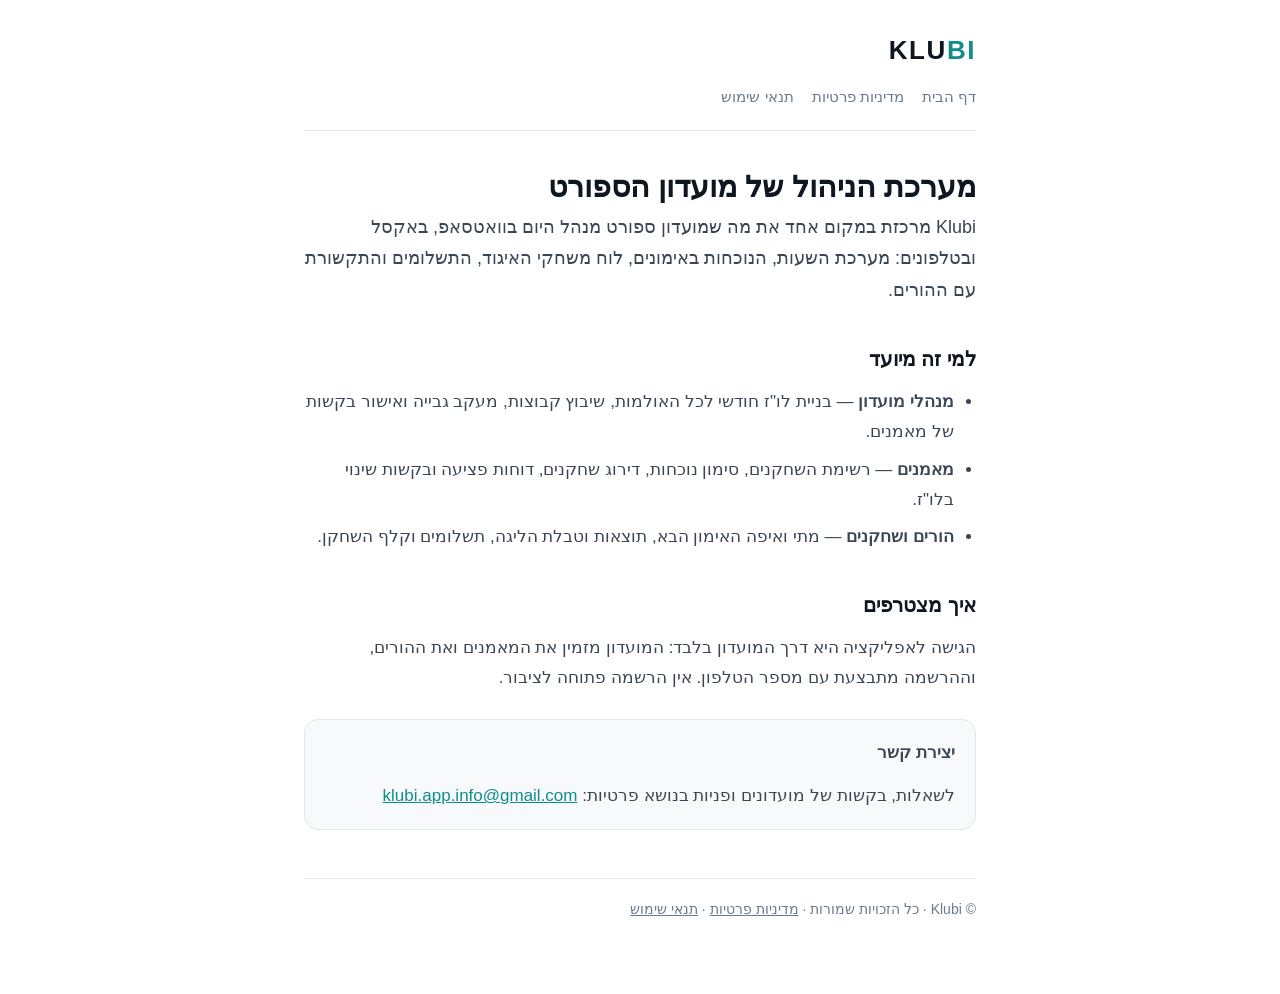
<file: index.html>
<!doctype html>
<html lang="he" dir="rtl">
<head>
<meta charset="utf-8">
<meta name="viewport" content="width=device-width, initial-scale=1">
<title>Klubi</title>
<meta name="description" content="Klubi — אפליקציית ניהול למועדוני ספורט: מערכת שעות, נוכחות, תשלומים ותקשורת עם ההורים.">
<link rel="stylesheet" href="style.css">
</head>
<body>
<div class="wrap">
  <header class="site">
    <a class="brand" href="./">KLU<span>BI</span></a>
    <nav class="site">
      <a href="./">דף הבית</a>
      <a href="privacy.html">מדיניות פרטיות</a>
      <a href="terms.html">תנאי שימוש</a>
    </nav>
  </header>

  <h1>מערכת הניהול של מועדון הספורט</h1>
  <p class="lead">Klubi מרכזת במקום אחד את מה שמועדון ספורט מנהל היום בוואטסאפ, באקסל ובטלפונים: מערכת השעות, הנוכחות באימונים, לוח משחקי האיגוד, התשלומים והתקשורת עם ההורים.</p>

  <h2>למי זה מיועד</h2>
  <ul>
    <li><strong>מנהלי מועדון</strong> — בניית לו"ז חודשי לכל האולמות, שיבוץ קבוצות, מעקב גבייה ואישור בקשות של מאמנים.</li>
    <li><strong>מאמנים</strong> — רשימת השחקנים, סימון נוכחות, דירוג שחקנים, דוחות פציעה ובקשות שינוי בלו"ז.</li>
    <li><strong>הורים ושחקנים</strong> — מתי ואיפה האימון הבא, תוצאות וטבלת הליגה, תשלומים וקלף השחקן.</li>
  </ul>

  <h2>איך מצטרפים</h2>
  <p>הגישה לאפליקציה היא דרך המועדון בלבד: המועדון מזמין את המאמנים ואת ההורים, וההרשמה מתבצעת עם מספר הטלפון. אין הרשמה פתוחה לציבור.</p>

  <div class="card">
    <p><strong>יצירת קשר</strong></p>
    <p>לשאלות, בקשות של מועדונים ופניות בנושא פרטיות: <a href="mailto:klubi.app.info@gmail.com">klubi.app.info@gmail.com</a></p>
  </div>

  <footer class="site">
    © Klubi · כל הזכויות שמורות ·
    <a href="privacy.html">מדיניות פרטיות</a> ·
    <a href="terms.html">תנאי שימוש</a>
  </footer>
</div>
</body>
</html>
</file>
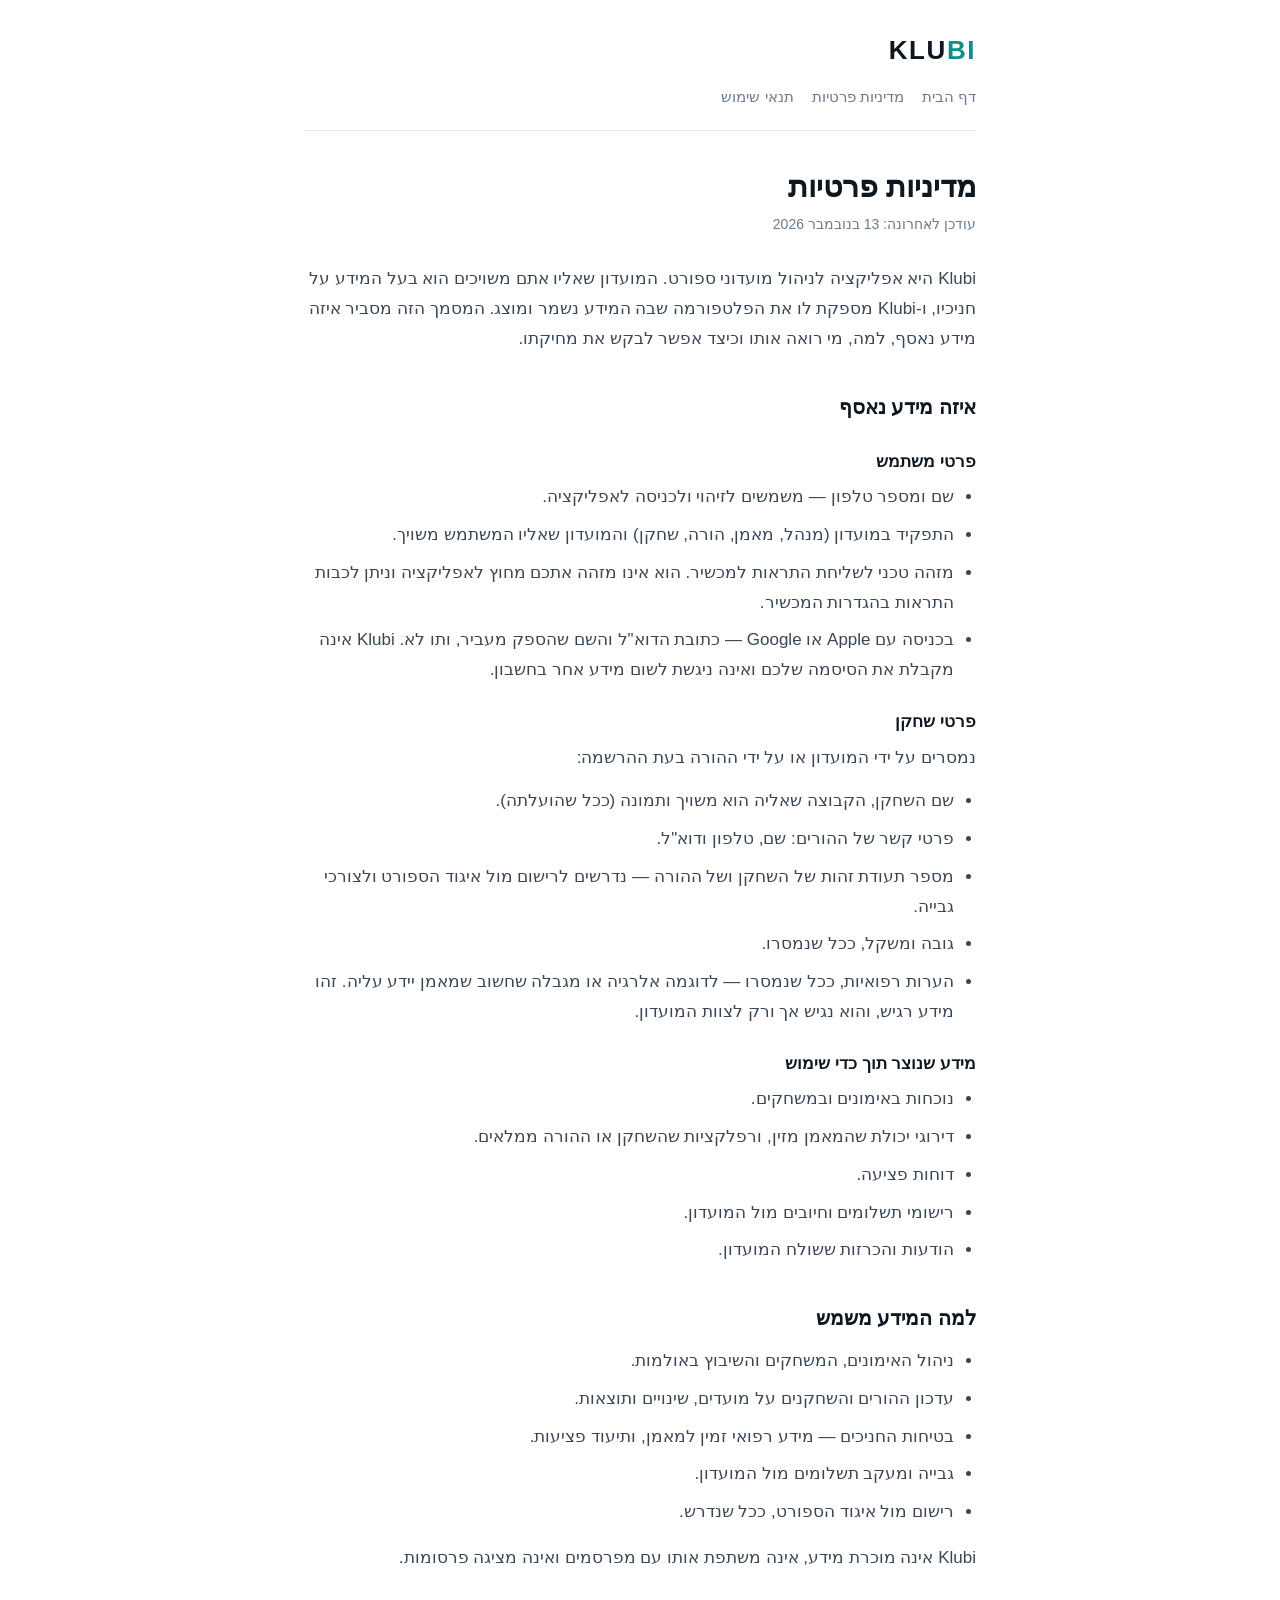
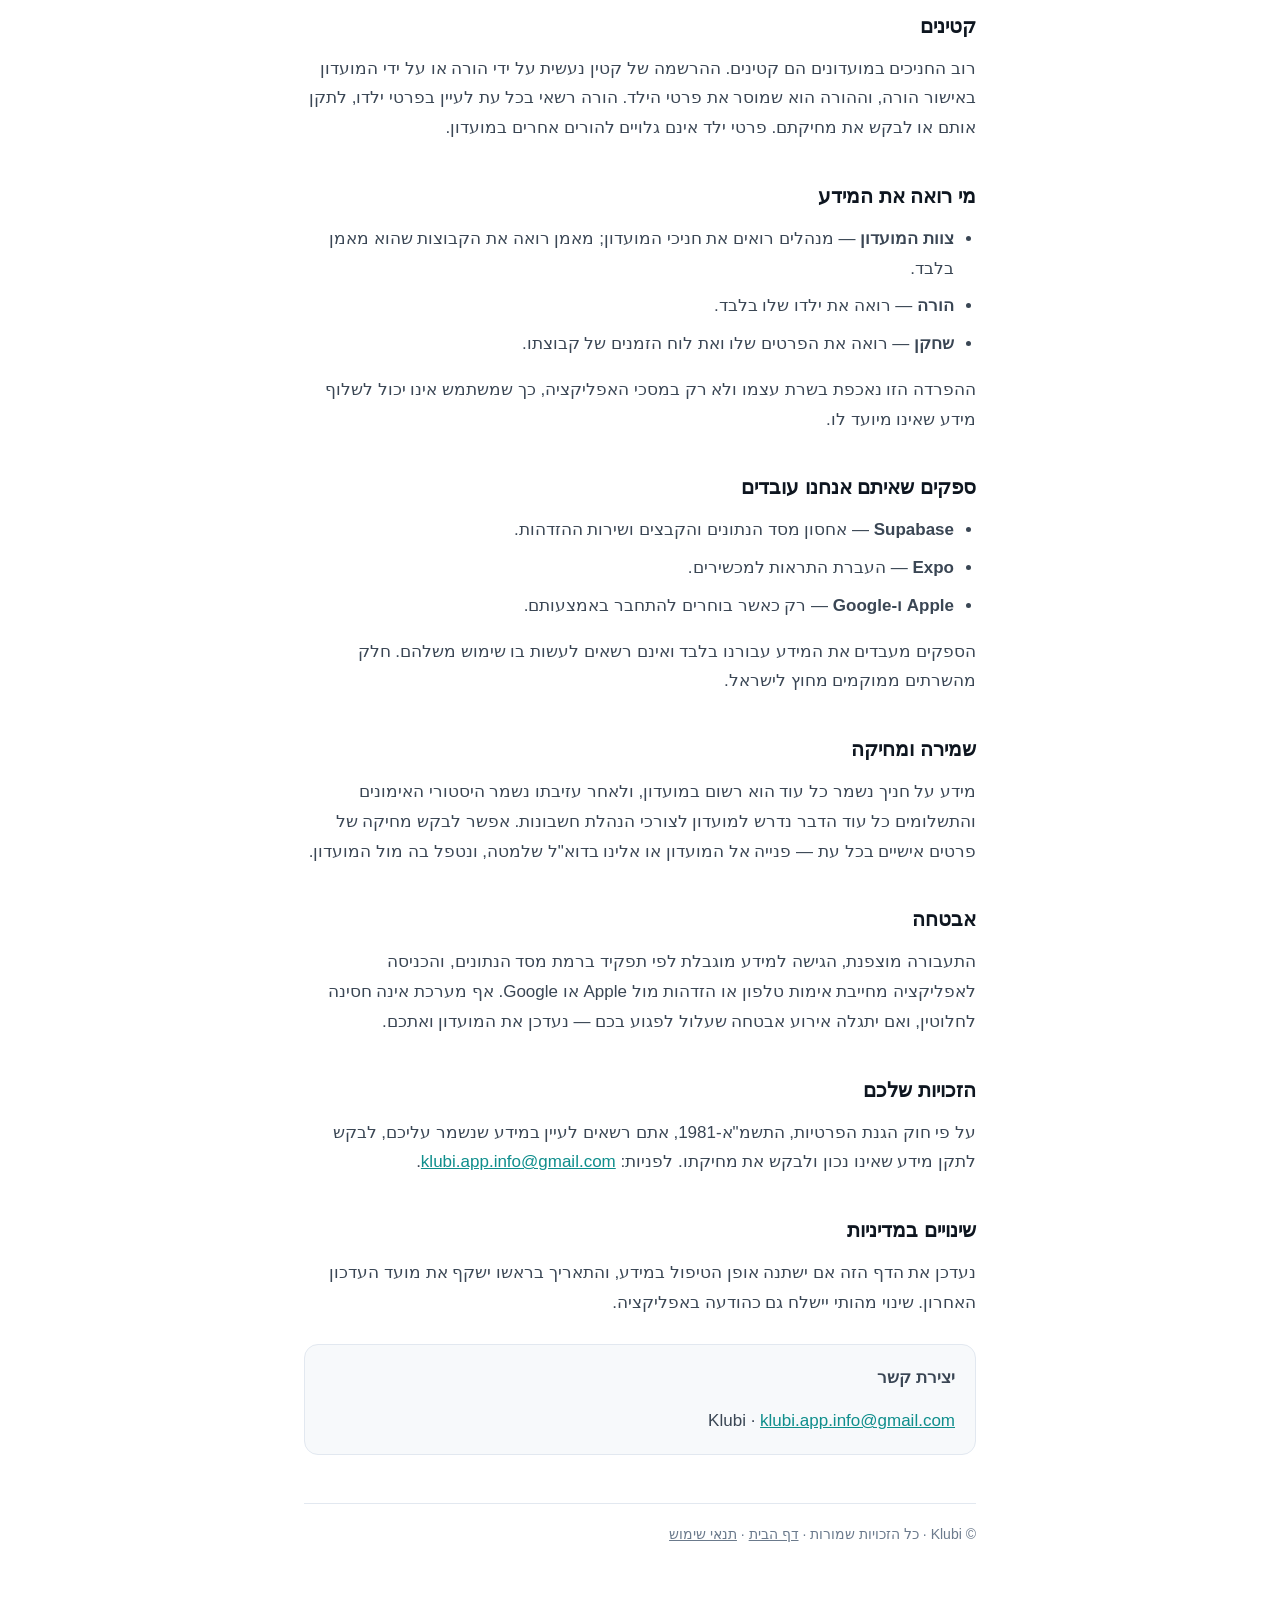
<file: privacy.html>
<!doctype html>
<html lang="he" dir="rtl">
<head>
<meta charset="utf-8">
<meta name="viewport" content="width=device-width, initial-scale=1">
<title>מדיניות פרטיות — Klubi</title>
<meta name="description" content="איזה מידע Klubi אוספת, למה היא משתמשת בו, מי רואה אותו וכיצד מבקשים מחיקה.">
<link rel="stylesheet" href="style.css">
</head>
<body>
<div class="wrap">
  <header class="site">
    <a class="brand" href="./">KLU<span>BI</span></a>
    <nav class="site">
      <a href="./">דף הבית</a>
      <a href="privacy.html">מדיניות פרטיות</a>
      <a href="terms.html">תנאי שימוש</a>
    </nav>
  </header>

  <h1>מדיניות פרטיות</h1>
  <p class="updated">עודכן לאחרונה: 13 בנובמבר 2026</p>

  <p>Klubi היא אפליקציה לניהול מועדוני ספורט. המועדון שאליו אתם משויכים הוא בעל המידע על חניכיו, ו‑Klubi מספקת לו את הפלטפורמה שבה המידע נשמר ומוצג. המסמך הזה מסביר איזה מידע נאסף, למה, מי רואה אותו וכיצד אפשר לבקש את מחיקתו.</p>

  <h2>איזה מידע נאסף</h2>

  <h3>פרטי משתמש</h3>
  <ul>
    <li>שם ומספר טלפון — משמשים לזיהוי ולכניסה לאפליקציה.</li>
    <li>התפקיד במועדון (מנהל, מאמן, הורה, שחקן) והמועדון שאליו המשתמש משויך.</li>
    <li>מזהה טכני לשליחת התראות למכשיר. הוא אינו מזהה אתכם מחוץ לאפליקציה וניתן לכבות התראות בהגדרות המכשיר.</li>
    <li>בכניסה עם Apple או Google — כתובת הדוא"ל והשם שהספק מעביר, ותו לא. Klubi אינה מקבלת את הסיסמה שלכם ואינה ניגשת לשום מידע אחר בחשבון.</li>
  </ul>

  <h3>פרטי שחקן</h3>
  <p>נמסרים על ידי המועדון או על ידי ההורה בעת ההרשמה:</p>
  <ul>
    <li>שם השחקן, הקבוצה שאליה הוא משויך ותמונה (ככל שהועלתה).</li>
    <li>פרטי קשר של ההורים: שם, טלפון ודוא"ל.</li>
    <li>מספר תעודת זהות של השחקן ושל ההורה — נדרשים לרישום מול איגוד הספורט ולצורכי גבייה.</li>
    <li>גובה ומשקל, ככל שנמסרו.</li>
    <li>הערות רפואיות, ככל שנמסרו — לדוגמה אלרגיה או מגבלה שחשוב שמאמן יידע עליה. זהו מידע רגיש, והוא נגיש אך ורק לצוות המועדון.</li>
  </ul>

  <h3>מידע שנוצר תוך כדי שימוש</h3>
  <ul>
    <li>נוכחות באימונים ובמשחקים.</li>
    <li>דירוגי יכולת שהמאמן מזין, ורפלקציות שהשחקן או ההורה ממלאים.</li>
    <li>דוחות פציעה.</li>
    <li>רישומי תשלומים וחיובים מול המועדון.</li>
    <li>הודעות והכרזות ששולח המועדון.</li>
  </ul>

  <h2>למה המידע משמש</h2>
  <ul>
    <li>ניהול האימונים, המשחקים והשיבוץ באולמות.</li>
    <li>עדכון ההורים והשחקנים על מועדים, שינויים ותוצאות.</li>
    <li>בטיחות החניכים — מידע רפואי זמין למאמן, ותיעוד פציעות.</li>
    <li>גבייה ומעקב תשלומים מול המועדון.</li>
    <li>רישום מול איגוד הספורט, ככל שנדרש.</li>
  </ul>
  <p>Klubi אינה מוכרת מידע, אינה משתפת אותו עם מפרסמים ואינה מציגה פרסומות.</p>

  <h2>קטינים</h2>
  <p>רוב החניכים במועדונים הם קטינים. ההרשמה של קטין נעשית על ידי הורה או על ידי המועדון באישור הורה, וההורה הוא שמוסר את פרטי הילד. הורה רשאי בכל עת לעיין בפרטי ילדו, לתקן אותם או לבקש את מחיקתם. פרטי ילד אינם גלויים להורים אחרים במועדון.</p>

  <h2>מי רואה את המידע</h2>
  <ul>
    <li><strong>צוות המועדון</strong> — מנהלים רואים את חניכי המועדון; מאמן רואה את הקבוצות שהוא מאמן בלבד.</li>
    <li><strong>הורה</strong> — רואה את ילדו שלו בלבד.</li>
    <li><strong>שחקן</strong> — רואה את הפרטים שלו ואת לוח הזמנים של קבוצתו.</li>
  </ul>
  <p>ההפרדה הזו נאכפת בשרת עצמו ולא רק במסכי האפליקציה, כך שמשתמש אינו יכול לשלוף מידע שאינו מיועד לו.</p>

  <h2>ספקים שאיתם אנחנו עובדים</h2>
  <ul>
    <li><strong>Supabase</strong> — אחסון מסד הנתונים והקבצים ושירות ההזדהות.</li>
    <li><strong>Expo</strong> — העברת התראות למכשירים.</li>
    <li><strong>Apple ו‑Google</strong> — רק כאשר בוחרים להתחבר באמצעותם.</li>
  </ul>
  <p>הספקים מעבדים את המידע עבורנו בלבד ואינם רשאים לעשות בו שימוש משלהם. חלק מהשרתים ממוקמים מחוץ לישראל.</p>

  <h2>שמירה ומחיקה</h2>
  <p>מידע על חניך נשמר כל עוד הוא רשום במועדון, ולאחר עזיבתו נשמר היסטורי האימונים והתשלומים כל עוד הדבר נדרש למועדון לצורכי הנהלת חשבונות. אפשר לבקש מחיקה של פרטים אישיים בכל עת — פנייה אל המועדון או אלינו בדוא"ל שלמטה, ונטפל בה מול המועדון.</p>

  <h2>אבטחה</h2>
  <p>התעבורה מוצפנת, הגישה למידע מוגבלת לפי תפקיד ברמת מסד הנתונים, והכניסה לאפליקציה מחייבת אימות טלפון או הזדהות מול Apple או Google. אף מערכת אינה חסינה לחלוטין, ואם יתגלה אירוע אבטחה שעלול לפגוע בכם — נעדכן את המועדון ואתכם.</p>

  <h2>הזכויות שלכם</h2>
  <p>על פי חוק הגנת הפרטיות, התשמ"א‑1981, אתם רשאים לעיין במידע שנשמר עליכם, לבקש לתקן מידע שאינו נכון ולבקש את מחיקתו. לפניות: <a href="mailto:klubi.app.info@gmail.com">klubi.app.info@gmail.com</a>.</p>

  <h2>שינויים במדיניות</h2>
  <p>נעדכן את הדף הזה אם ישתנה אופן הטיפול במידע, והתאריך בראשו ישקף את מועד העדכון האחרון. שינוי מהותי יישלח גם כהודעה באפליקציה.</p>

  <div class="card">
    <p><strong>יצירת קשר</strong></p>
    <p>Klubi · <a href="mailto:klubi.app.info@gmail.com">klubi.app.info@gmail.com</a></p>
  </div>

  <footer class="site">
    © Klubi · כל הזכויות שמורות ·
    <a href="./">דף הבית</a> ·
    <a href="terms.html">תנאי שימוש</a>
  </footer>
</div>
</body>
</html>
</file>
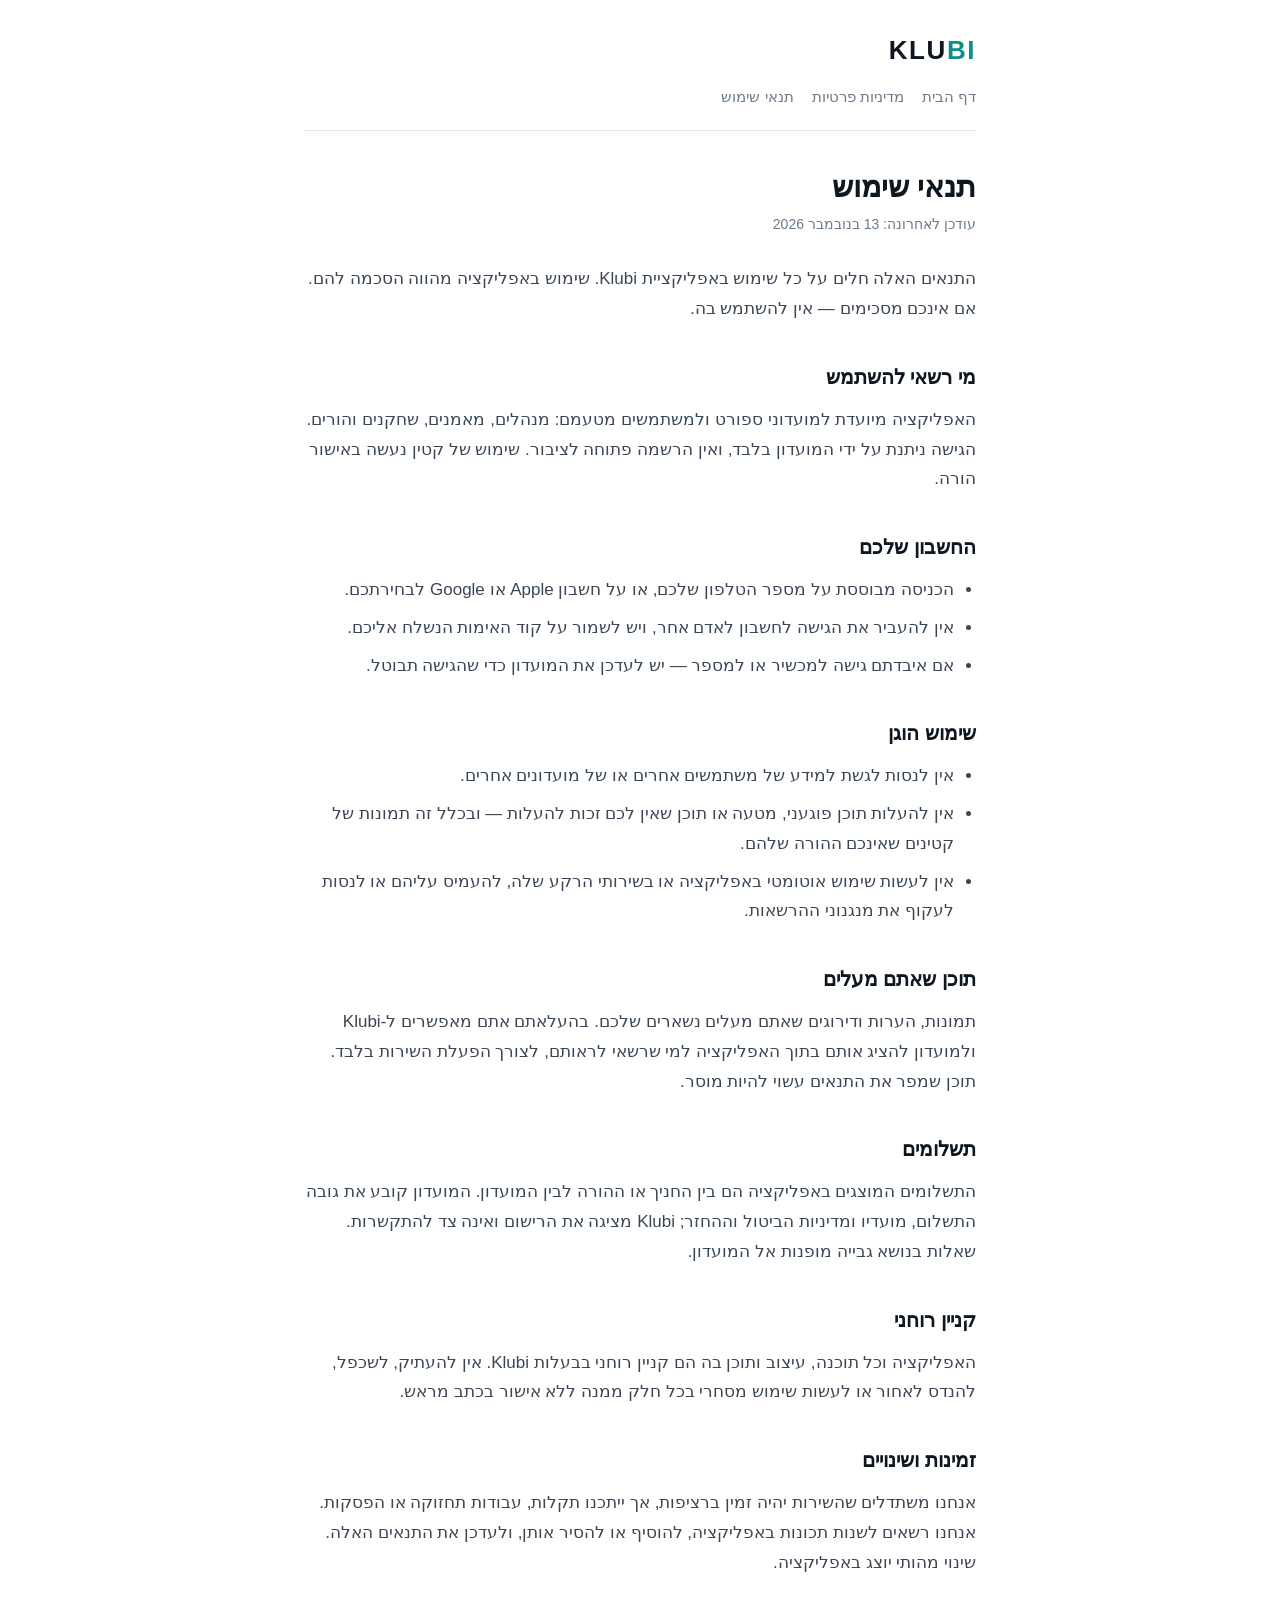
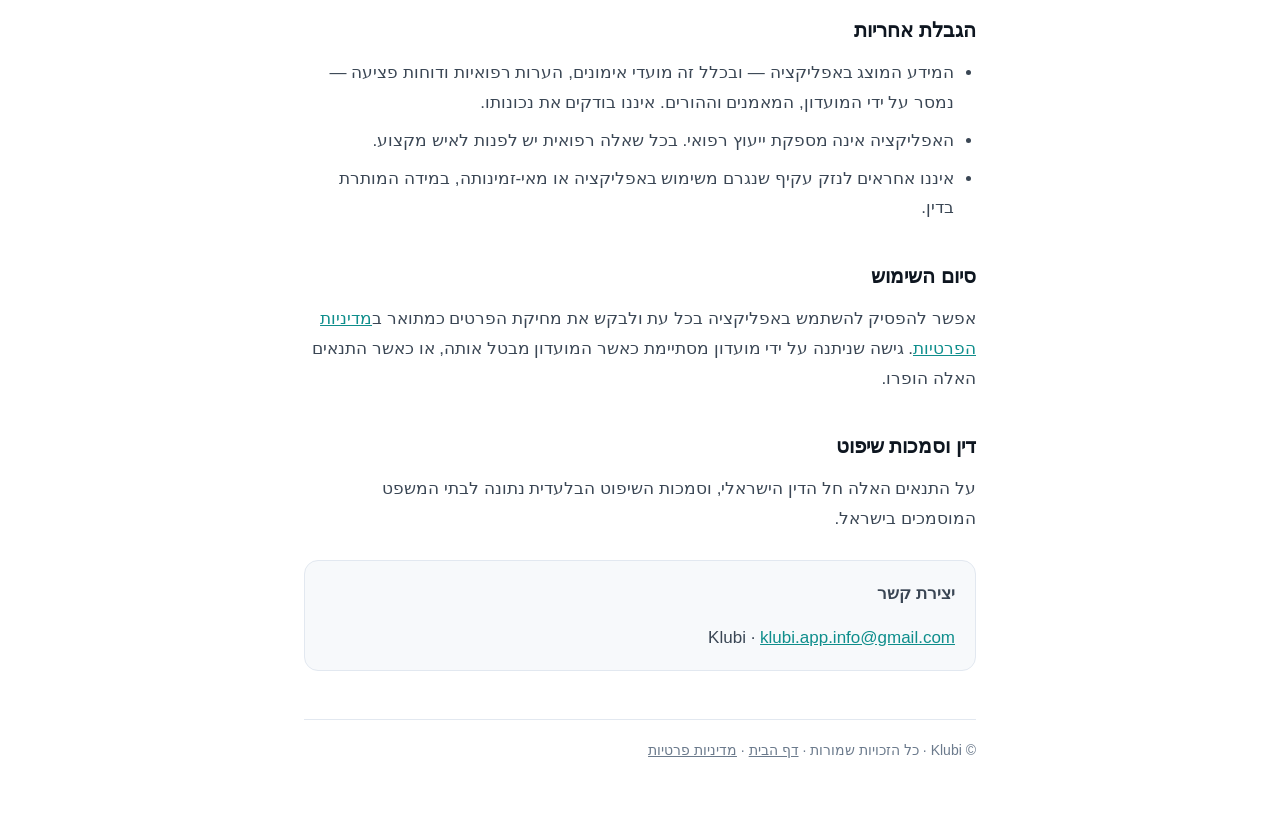
<file: terms.html>
<!doctype html>
<html lang="he" dir="rtl">
<head>
<meta charset="utf-8">
<meta name="viewport" content="width=device-width, initial-scale=1">
<title>תנאי שימוש — Klubi</title>
<meta name="description" content="התנאים לשימוש באפליקציית Klubi: מי רשאי להשתמש, אחריות המועדון והמשתמש, קניין רוחני ותשלומים.">
<link rel="stylesheet" href="style.css">
</head>
<body>
<div class="wrap">
  <header class="site">
    <a class="brand" href="./">KLU<span>BI</span></a>
    <nav class="site">
      <a href="./">דף הבית</a>
      <a href="privacy.html">מדיניות פרטיות</a>
      <a href="terms.html">תנאי שימוש</a>
    </nav>
  </header>

  <h1>תנאי שימוש</h1>
  <p class="updated">עודכן לאחרונה: 13 בנובמבר 2026</p>

  <p>התנאים האלה חלים על כל שימוש באפליקציית Klubi. שימוש באפליקציה מהווה הסכמה להם. אם אינכם מסכימים — אין להשתמש בה.</p>

  <h2>מי רשאי להשתמש</h2>
  <p>האפליקציה מיועדת למועדוני ספורט ולמשתמשים מטעמם: מנהלים, מאמנים, שחקנים והורים. הגישה ניתנת על ידי המועדון בלבד, ואין הרשמה פתוחה לציבור. שימוש של קטין נעשה באישור הורה.</p>

  <h2>החשבון שלכם</h2>
  <ul>
    <li>הכניסה מבוססת על מספר הטלפון שלכם, או על חשבון Apple או Google לבחירתכם.</li>
    <li>אין להעביר את הגישה לחשבון לאדם אחר, ויש לשמור על קוד האימות הנשלח אליכם.</li>
    <li>אם איבדתם גישה למכשיר או למספר — יש לעדכן את המועדון כדי שהגישה תבוטל.</li>
  </ul>

  <h2>שימוש הוגן</h2>
  <ul>
    <li>אין לנסות לגשת למידע של משתמשים אחרים או של מועדונים אחרים.</li>
    <li>אין להעלות תוכן פוגעני, מטעה או תוכן שאין לכם זכות להעלות — ובכלל זה תמונות של קטינים שאינכם ההורה שלהם.</li>
    <li>אין לעשות שימוש אוטומטי באפליקציה או בשירותי הרקע שלה, להעמיס עליהם או לנסות לעקוף את מנגנוני ההרשאות.</li>
  </ul>

  <h2>תוכן שאתם מעלים</h2>
  <p>תמונות, הערות ודירוגים שאתם מעלים נשארים שלכם. בהעלאתם אתם מאפשרים ל‑Klubi ולמועדון להציג אותם בתוך האפליקציה למי שרשאי לראותם, לצורך הפעלת השירות בלבד. תוכן שמפר את התנאים עשוי להיות מוסר.</p>

  <h2>תשלומים</h2>
  <p>התשלומים המוצגים באפליקציה הם בין החניך או ההורה לבין המועדון. המועדון קובע את גובה התשלום, מועדיו ומדיניות הביטול וההחזר; Klubi מציגה את הרישום ואינה צד להתקשרות. שאלות בנושא גבייה מופנות אל המועדון.</p>

  <h2>קניין רוחני</h2>
  <p>האפליקציה וכל תוכנה, עיצוב ותוכן בה הם קניין רוחני בבעלות Klubi. אין להעתיק, לשכפל, להנדס לאחור או לעשות שימוש מסחרי בכל חלק ממנה ללא אישור בכתב מראש.</p>

  <h2>זמינות ושינויים</h2>
  <p>אנחנו משתדלים שהשירות יהיה זמין ברציפות, אך ייתכנו תקלות, עבודות תחזוקה או הפסקות. אנחנו רשאים לשנות תכונות באפליקציה, להוסיף או להסיר אותן, ולעדכן את התנאים האלה. שינוי מהותי יוצג באפליקציה.</p>

  <h2>הגבלת אחריות</h2>
  <ul>
    <li>המידע המוצג באפליקציה — ובכלל זה מועדי אימונים, הערות רפואיות ודוחות פציעה — נמסר על ידי המועדון, המאמנים וההורים. איננו בודקים את נכונותו.</li>
    <li>האפליקציה אינה מספקת ייעוץ רפואי. בכל שאלה רפואית יש לפנות לאיש מקצוע.</li>
    <li>איננו אחראים לנזק עקיף שנגרם משימוש באפליקציה או מאי‑זמינותה, במידה המותרת בדין.</li>
  </ul>

  <h2>סיום השימוש</h2>
  <p>אפשר להפסיק להשתמש באפליקציה בכל עת ולבקש את מחיקת הפרטים כמתואר ב<a href="privacy.html">מדיניות הפרטיות</a>. גישה שניתנה על ידי מועדון מסתיימת כאשר המועדון מבטל אותה, או כאשר התנאים האלה הופרו.</p>

  <h2>דין וסמכות שיפוט</h2>
  <p>על התנאים האלה חל הדין הישראלי, וסמכות השיפוט הבלעדית נתונה לבתי המשפט המוסמכים בישראל.</p>

  <div class="card">
    <p><strong>יצירת קשר</strong></p>
    <p>Klubi · <a href="mailto:klubi.app.info@gmail.com">klubi.app.info@gmail.com</a></p>
  </div>

  <footer class="site">
    © Klubi · כל הזכויות שמורות ·
    <a href="./">דף הבית</a> ·
    <a href="privacy.html">מדיניות פרטיות</a>
  </footer>
</div>
</body>
</html>
</file>
<file: style.css>
/* Shared styling for the three public Klubi pages (home, privacy, terms).
   Kept in one file so all three stay visually identical. */
:root {
  --ink: #0E1620;
  --body: #3A4654;
  --dim: #6B7A8C;
  --line: #E2E8F0;
  --bg: #FFFFFF;
  --surface: #F7F9FB;
  --teal: #0F8E8C;
  --gold: #B8860B;
}
@media (prefers-color-scheme: dark) {
  :root:not([data-theme="light"]) {
    --ink: #F1F5F9;
    --body: #CBD5E1;
    --dim: #94A3B8;
    --line: #243040;
    --bg: #0B1118;
    --surface: #131C26;
    --teal: #38DDE0;
    --gold: #E3B341;
  }
}
* { box-sizing: border-box; }
html { -webkit-text-size-adjust: 100%; }
body {
  margin: 0;
  background: var(--bg);
  color: var(--body);
  font-family: "Rubik", "Heebo", -apple-system, BlinkMacSystemFont, "Segoe UI", Arial, sans-serif;
  font-size: 17px;
  line-height: 1.75;
  direction: rtl;
}
.wrap { max-width: 44rem; margin: 0 auto; padding: 0 16px 72px; }
header.site {
  border-bottom: 1px solid var(--line);
  margin-bottom: 36px;
  padding: 28px 0 20px;
}
.brand {
  font-size: 26px;
  font-weight: 700;
  letter-spacing: 0.06em;
  color: var(--ink);
  text-decoration: none;
}
.brand span { color: var(--teal); }
nav.site { margin-top: 10px; display: flex; flex-wrap: wrap; gap: 18px; }
nav.site a { color: var(--dim); text-decoration: none; font-size: 15px; }
nav.site a:hover, nav.site a:focus { color: var(--teal); text-decoration: underline; }
h1 { color: var(--ink); font-size: 30px; line-height: 1.3; margin: 0 0 6px; text-wrap: balance; }
h2 { color: var(--ink); font-size: 20px; margin: 36px 0 10px; text-wrap: balance; }
h3 { color: var(--ink); font-size: 17px; margin: 22px 0 6px; }
p { margin: 0 0 14px; }
ul { margin: 0 0 16px; padding-inline-start: 22px; }
li { margin-bottom: 8px; }
a { color: var(--teal); }
.updated { color: var(--dim); font-size: 14px; margin-bottom: 28px; }
.lead { font-size: 18px; color: var(--body); }
.card {
  background: var(--surface);
  border: 1px solid var(--line);
  border-radius: 14px;
  padding: 18px 20px;
  margin: 26px 0;
}
.card p:last-child, .card ul:last-child { margin-bottom: 0; }
footer.site {
  border-top: 1px solid var(--line);
  margin-top: 48px;
  padding-top: 18px;
  color: var(--dim);
  font-size: 14px;
}
footer.site a { color: var(--dim); }
code { background: var(--surface); padding: 1px 5px; border-radius: 4px; font-size: 0.92em; }
</file>
